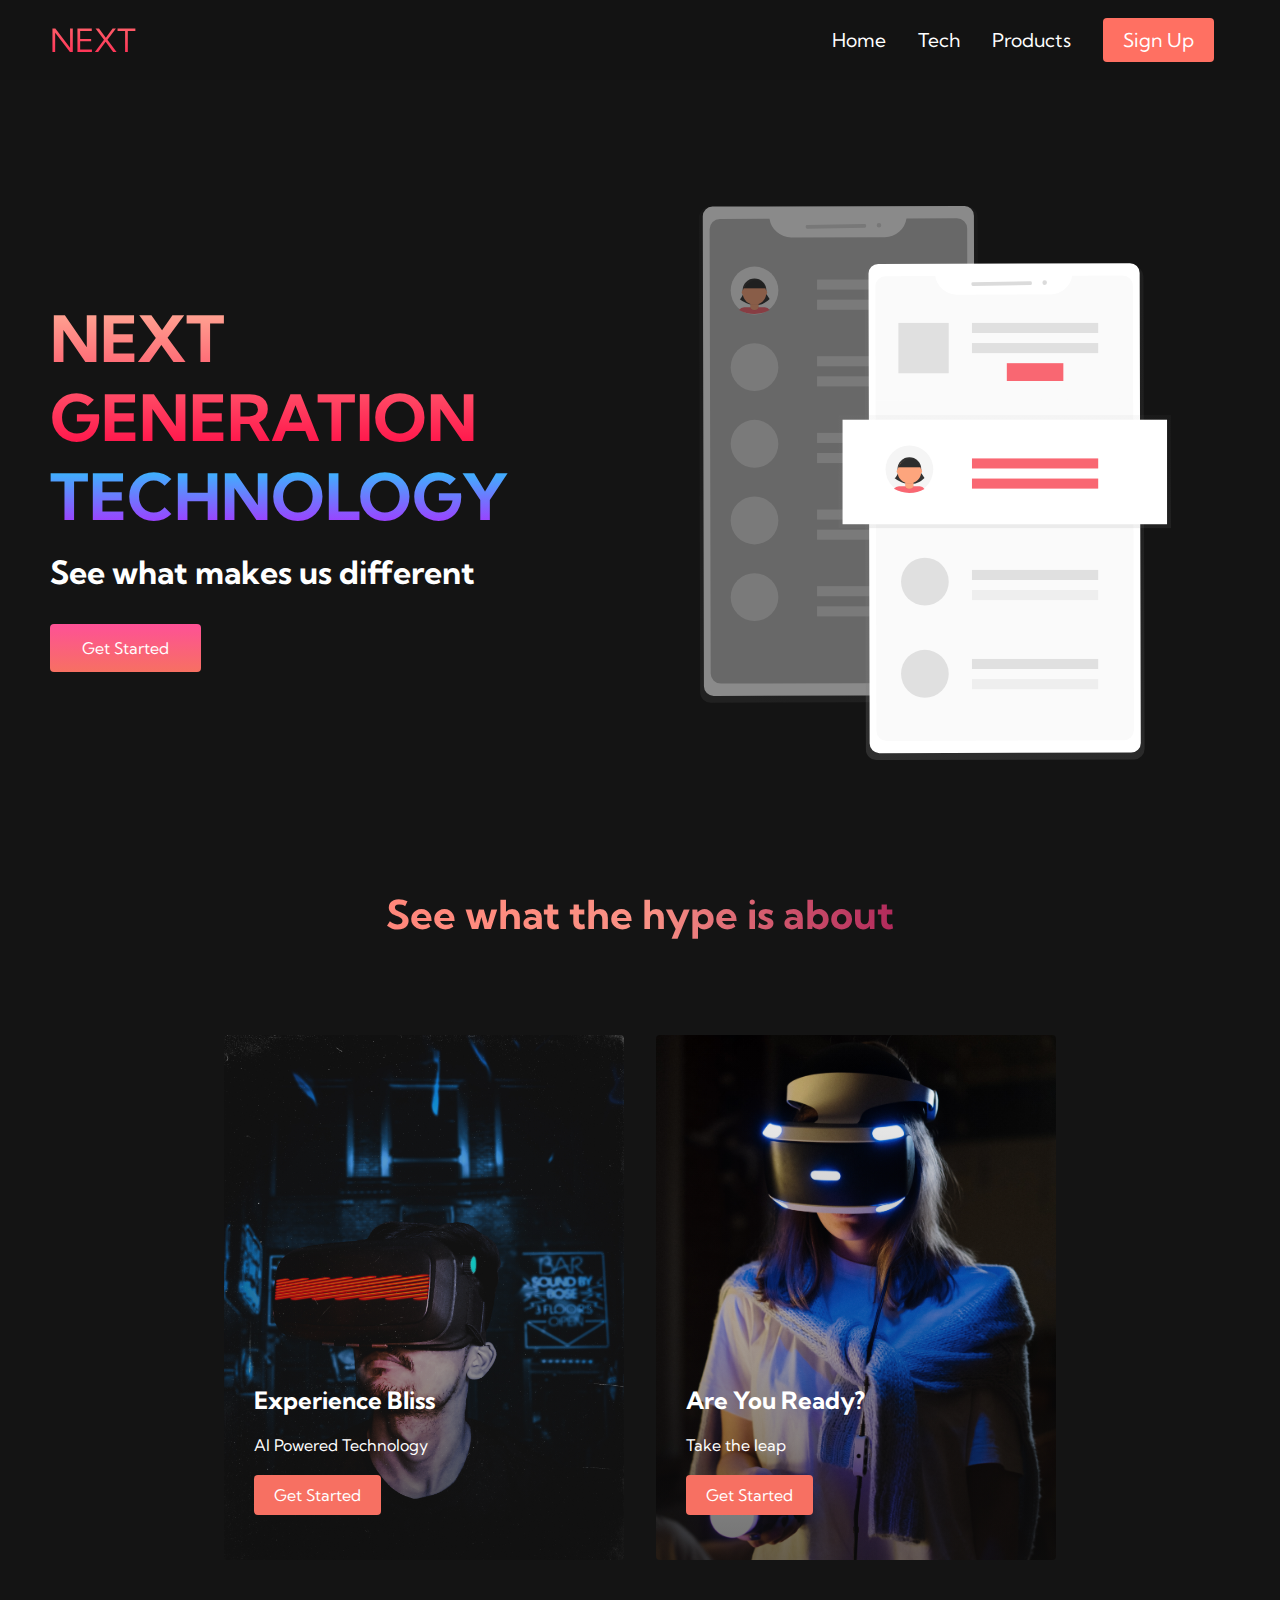
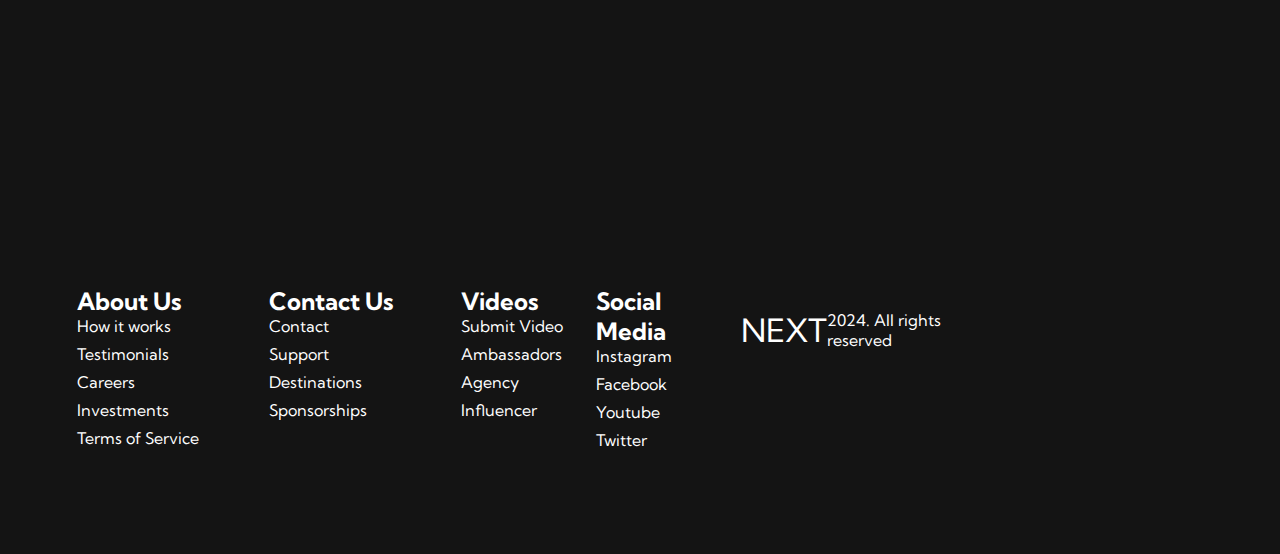
<file: index.html>
<!DOCTYPE html>
<html lang="en">
<head>
    <meta charset="UTF-8">
    <meta name="viewport" content="width=device-width, initial-scale=1.0">
    <link rel="stylesheet" href="style.css">
    <link rel="preconnect" href="https://fonts.googleapis.com">
<link rel="preconnect" href="https://fonts.gstatic.com" crossorigin>
<link href="https://fonts.googleapis.com/css2?family=Kumbh+Sans:wght@300&display=swap" rel="stylesheet">
<link
      rel="stylesheet"
      href="https://use.fontawesome.com/releases/v5.14.0/css/all.css"
      integrity="sha384-HzLeBuhoNPvSl5KYnjx0BT+WB0QEEqLprO+NBkkk5gbc67FTaL7XIGa2w1L0Xbgc"
      crossorigin="anonymous"
    />
    <title>NEXT GENERATION</title>
</head>
<body>
    <!-- Nav Section --> 
    <nav class="navbar">   
        <div class="navbar__container">
            <a href="/" id="navbar__logo">NEXT</a>
            <div class="navbar__toggle" id="mobile-menu">
                <span class="bar"></span>
                <span class="bar"></span>
                <span class="bar"></span>
            </div>
            <ul class="navbar__menu">
                <li class="navbar__item">
                    <a href="/" class="navbar__links">Home</a>
                </li>
                <li class="navbar__item">
                    <a href="/tech.html" class="navbar__links">Tech</a>
                </li>
                <li class="navbar__item">
                    <a href="/" class="navbar__links">Products</a>
                </li>
                <li class="navbar__btn">
                    <a href="/" class="button">Sign Up
                    </a>
                </li>
            </ul>
        </div>
    </nav> 
    <script src="app.js"></script>
    <!-- Hero Section -->
    <div class="main">
        <div class="main__container">
            <div class="main__content">
                <h1>NEXT GENERATION</h1>
                <h2>TECHNOLOGY</h2>
                <p>See what makes us different</p>
                <button class="main__btn"><a href="/">Get Started</a></button>
            </div>
            <div class="main__img--container">
                <img src="images/pic1.svg" alt="pic" id="main__img">
            </div>
        </div>
    </div>
    <!-- Services Section -->
    <div class="services">
        <h1>See what the hype is about</h1>
        <div class="services__container">
            <div class="services__card">
                <h2>Experience Bliss</h2>
                <p>AI Powered Technology</p>
                <button>Get Started</button>
            </div>
            <div class="services__card">
                <h2>Are You Ready?</h2>
                <p> Take the leap </p>
                <button>Get Started</button>

            </div>
        </div>
    </div>
    <!-- Footer Section -->
    <div class="footer__container">
        <div class="footer__links">
            <div class="footer__link--wrapper">
                <div class="footer__link--items">
                  <h2>About Us</h2>
                  <a href="/sign__up">How it works</a> <a href="/">Testimonials</a>
                  <a href="/">Careers</a> <a href="/">Investments</a>
                  <a href="/">Terms of Service</a>
                </div>
                <div class="footer__link--items">
                  <h2>Contact Us</h2>
                  <a href="/">Contact</a> <a href="/">Support</a>
                  <a href="/">Destinations</a> <a href="/">Sponsorships</a>
                </div>
              </div>
              <div class="footer__link--wrapper">
                <div class="footer__link--items">
                  <h2>Videos</h2>
                  <a href="/">Submit Video</a> <a href="/">Ambassadors</a>
                  <a href="/">Agency</a> <a href="/">Influencer</a>
                </div>
                <div class="footer__link--items">
                  <h2>Social Media</h2>
                  <a href="/">Instagram</a> <a href="/">Facebook</a>
                  <a href="/">Youtube</a> <a href="/">Twitter</a>
                </div>
            <div class="social__media">
                <div class="social__media--wrap">
                    <div class="footer__logo">
                        <a href="" id="footer__logo">NEXT</a>
                    </div>
                    <p class="websites__rights">  2024. All rights reserved</p>
                    <div class="social__icons">
                        <a href="/" class="social__icons--link" target="_blank">
                            <i class="fab fa-facebook"> </i>
                        </a>
                        <a href="/" class="social__icons--link" target="_blank">
                            <i class="fab fa-instagram"> </i>
                        </a>
                        <a href="/" class="social__icons--link" target="_blank">
                            <i class="fab fa-twitter"> </i>
                        </a>
                        <a href="/" class="social__icons--link" target="_blank">
                            <i class="fab fa-linkedin"> </i>
                        </a>
                        <a href="/" class="social__icons--link" target="_blank">
                            <i class="fab fa-youtube"> </i>
                        </a>
                    </div>
                </div>
            </div>
        </div>
    </div>
</body>
</html>
</file>
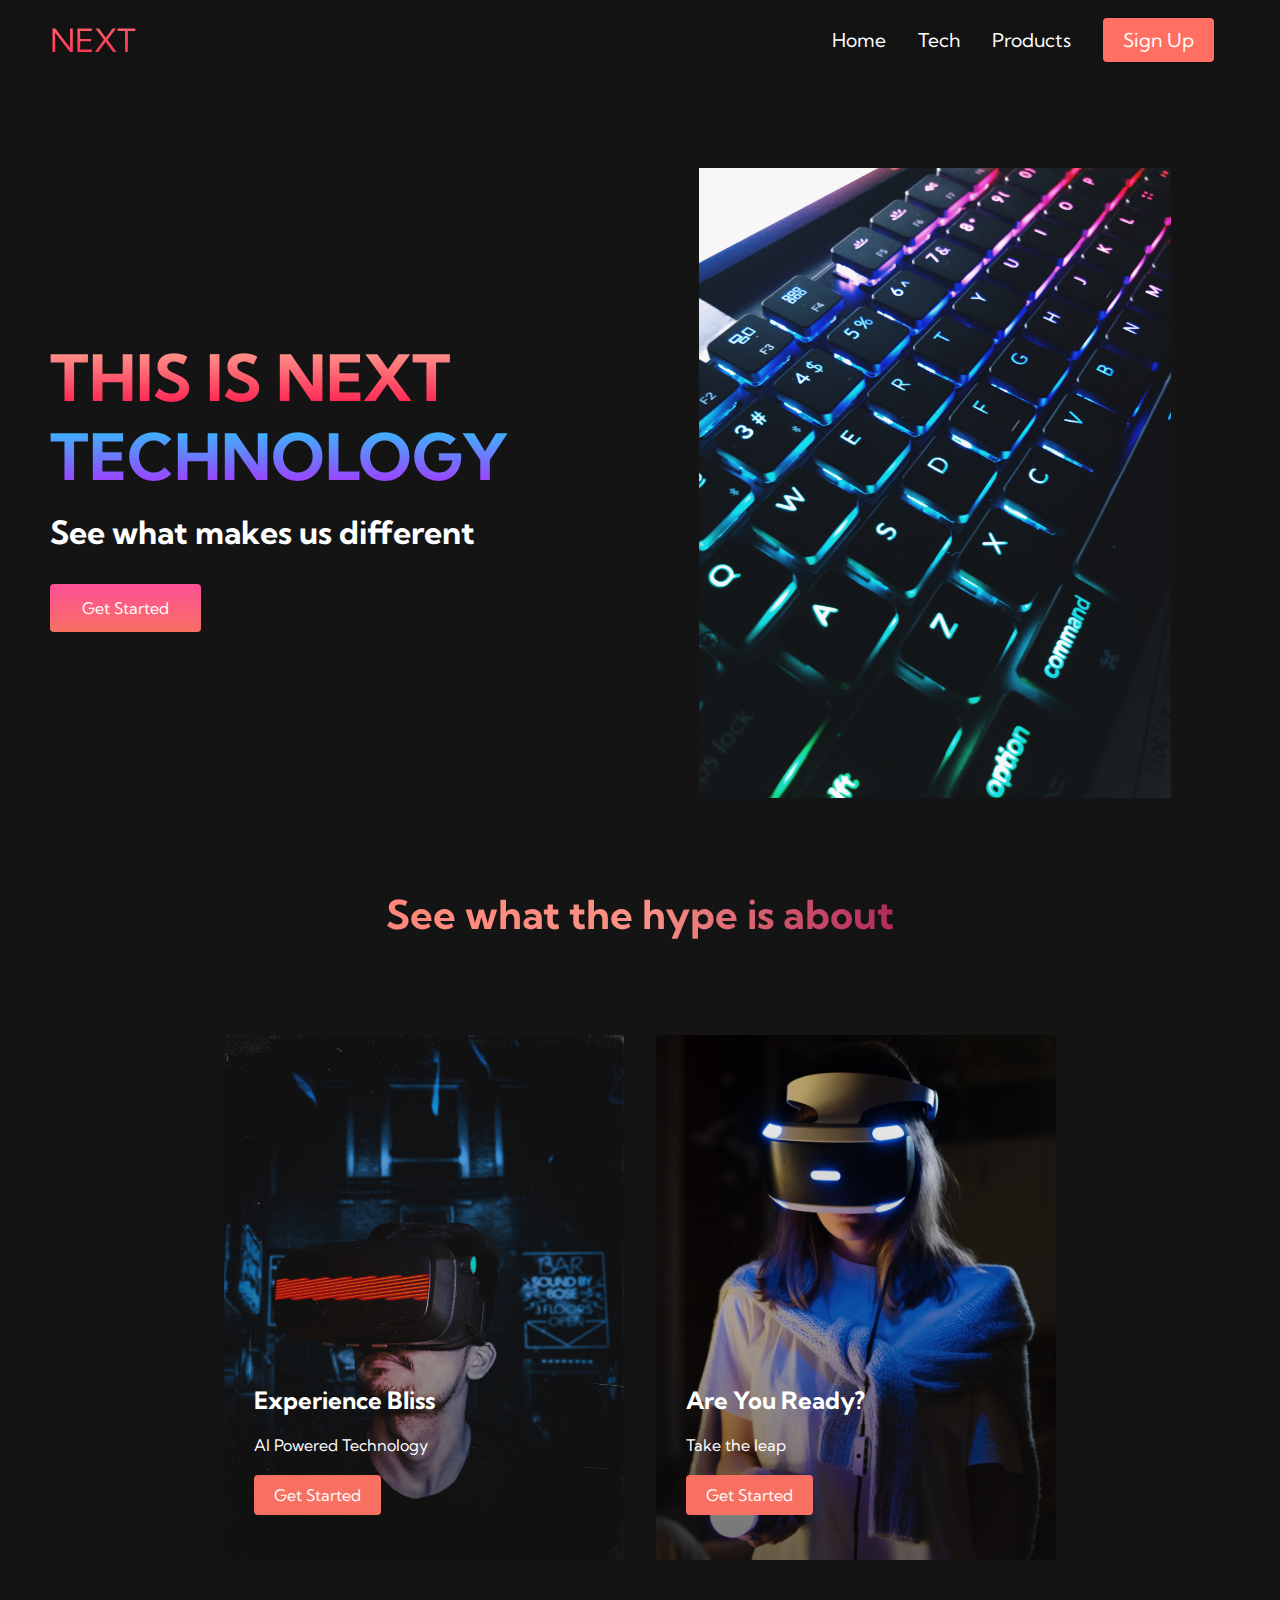
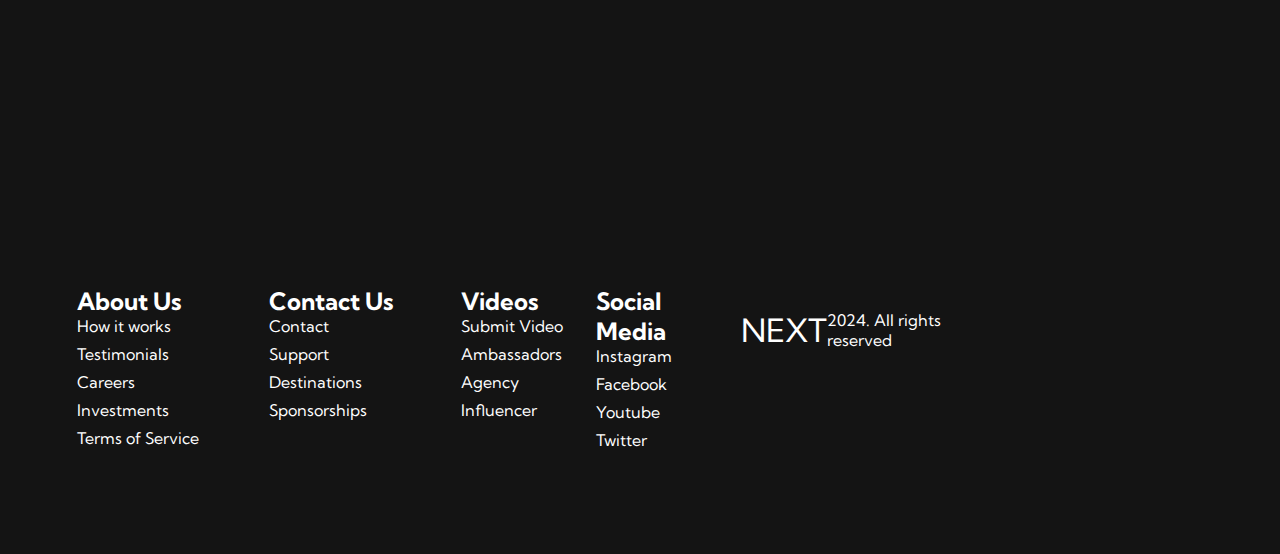
<file: tech.html>
<!DOCTYPE html>
<html lang="en">
<head>
    <meta charset="UTF-8">
    <meta name="viewport" content="width=device-width, initial-scale=1.0">
    <link rel="stylesheet" href="style.css">
    <link rel="preconnect" href="https://fonts.googleapis.com">
<link rel="preconnect" href="https://fonts.gstatic.com" crossorigin>
<link href="https://fonts.googleapis.com/css2?family=Kumbh+Sans:wght@300&display=swap" rel="stylesheet">
<link
      rel="stylesheet"
      href="https://use.fontawesome.com/releases/v5.14.0/css/all.css"
      integrity="sha384-HzLeBuhoNPvSl5KYnjx0BT+WB0QEEqLprO+NBkkk5gbc67FTaL7XIGa2w1L0Xbgc"
      crossorigin="anonymous"
    />
    <title>NEXT GENERATION</title>
</head>
<body>
    <!-- Nav Section --> 
    <nav class="navbar">   
        <div class="navbar__container">
            <a href="/" id="navbar__logo">NEXT</a>
            <div class="navbar__toggle" id="mobile-menu">
                <span class="bar"></span>
                <span class="bar"></span>
                <span class="bar"></span>
            </div>
            <ul class="navbar__menu">
                <li class="navbar__item">
                    <a href="/" class="navbar__links">Home</a>
                </li>
                <li class="navbar__item">
                    <a href="/tech.html" class="navbar__links">Tech</a>
                </li>
                <li class="navbar__item">
                    <a href="/" class="navbar__links">Products</a>
                </li>
                <li class="navbar__btn">
                    <a href="/" class="button">Sign Up
                    </a>
                </li>
            </ul>
        </div>
    </nav> 
    <script src="app.js"></script>
    <!-- Hero Section -->
    <div class="main">
        <div class="main__container">
            <div class="main__content">
                <h1>THIS IS NEXT</h1>
                <h2>TECHNOLOGY</h2>
                <p>See what makes us different</p>
                <button class="main__btn"><a href="/">Get Started</a></button>
            </div>
            <div class="main__img--container">
                <img src="images/pic2.jpg" alt="pic" id="main__img">
            </div>
        </div>
    </div>
    <!-- Services Section -->
    <div class="services">
        <h1>See what the hype is about</h1>
        <div class="services__container">
            <div class="services__card">
                <h2>Experience Bliss</h2>
                <p>AI Powered Technology</p>
                <button>Get Started</button>
            </div>
            <div class="services__card">
                <h2>Are You Ready?</h2>
                <p> Take the leap </p>
                <button>Get Started</button>

            </div>
        </div>
    </div>
    <!-- Footer Section -->
    <div class="footer__container">
        <div class="footer__links">
            <div class="footer__link--wrapper">
                <div class="footer__link--items">
                  <h2>About Us</h2>
                  <a href="/sign__up">How it works</a> <a href="/">Testimonials</a>
                  <a href="/">Careers</a> <a href="/">Investments</a>
                  <a href="/">Terms of Service</a>
                </div>
                <div class="footer__link--items">
                  <h2>Contact Us</h2>
                  <a href="/">Contact</a> <a href="/">Support</a>
                  <a href="/">Destinations</a> <a href="/">Sponsorships</a>
                </div>
              </div>
              <div class="footer__link--wrapper">
                <div class="footer__link--items">
                  <h2>Videos</h2>
                  <a href="/">Submit Video</a> <a href="/">Ambassadors</a>
                  <a href="/">Agency</a> <a href="/">Influencer</a>
                </div>
                <div class="footer__link--items">
                  <h2>Social Media</h2>
                  <a href="/">Instagram</a> <a href="/">Facebook</a>
                  <a href="/">Youtube</a> <a href="/">Twitter</a>
                </div>
            <div class="social__media">
                <div class="social__media--wrap">
                    <div class="footer__logo">
                        <a href="" id="footer__logo">NEXT</a>
                    </div>
                    <p class="websites__rights"> 2024. All rights reserved</p>
                    <div class="social__icons">
                        <a href="/" class="social__icons--link" target="_blank">
                            <i class="fab fa-facebook"> </i>
                        </a>
                        <a href="/" class="social__icons--link" target="_blank">
                            <i class="fab fa-instagram"> </i>
                        </a>
                        <a href="/" class="social__icons--link" target="_blank">
                            <i class="fab fa-twitter"> </i>
                        </a>
                        <a href="/" class="social__icons--link" target="_blank">
                            <i class="fab fa-linkedin"> </i>
                        </a>
                        <a href="/" class="social__icons--link" target="_blank">
                            <i class="fab fa-youtube"> </i>
                        </a>
                    </div>
                </div>
            </div>
        </div>
    </div>
</body>
</html>
</file>
<file: style.css>
* {
    box-sizing: border-box;
    margin: 0;
    padding: 0;
    font-family: 'Kumbh Sans', sans serif;
}

.navbar {
    background: #131313;
    height: 80px;
    display: flex;
    justify-content: center;
    align-items: center;
    font-size: 1.2rem;
    position: sticky;
    top: 0;
    z-index: 999;
}

.navbar__container{
    display: flex;
    justify-content:  space-between;
    height: 80px;
    z-index: 1;
    width: 100%;
    max-width: 1300px;
    margin: 0 auto;
    padding: 0 50px;
}

#navbar__logo{
    background-color: #ff8177;
    background-image: linear-gradient(to top, #ff0844 0%, #ffb1 100%);
    background-size: 100%;
    -webkit-background-clip: text;
    -moz-background-clip: text;
    -webkit-text-fill-color: transparent;
    -moz-text-fill-color: transparent;
    display: flex;
    align-items: center;
    cursor: pointer;
    text-decoration: none;
    font-size: 2rem;
}

.navbar__menu{
    display: flex;
    align-items: center;
    list-style: none;
    text-align: center;

}

.navbar__item{
    height: 80px;
}

.navbar__links{
    color: #fff;
    display: flex;
    align-items: center;
    justify-content: center;
    text-decoration: none;
    padding: 0 1rem;
    height: 100%;
}

.navbar__btn{
    display: flex;
    justify-content: center;
    align-items: center;
    padding: 0 1rem;
    width: 100%;
}

.button {
    display: flex;
    justify-content: center;
    align-items: center;
    text-decoration: none;
    padding: 10px 20px;
    height: 100%;
    width: 100%;
    border: none;
    outline: none;
    border-radius: 4px;
    background: #ff7062;
    color: #fff;
}

.button:hover{
    background: bisque;
    transition: all 0.3s ease;
}

.navbar__links:hover{
    background: gray;
    transition: all 0.3s ease;
}

@media screen and (max-width: 960px) {
    .navbar__container{
        display: flex;
        justify-content: space-between;
        height: 80px;
        z-index: 1;
        width: 100%;
        max-width: 1300px;
        padding: 0;
    }


    .navbar__menu {
        display: grid;
        grid-template-columns: auto;
        margin: auto;
        width: 100%;
        position: absolute;
        top: -1000px;
        opacity: 0;
        transition: all 0.5s ease;
        height: 50vh;
        z-index: -1;
        background: #131313;
    }

    .navbar__menu.active{
        background: #131313;
        top: 100%;
        opacity: 1;
        transition: all 0.5s ease;
        z-index: 99;
        height: 50vh;
        font-size: 1.6rem;
    }

    #navbar__logo{
        padding-left: 25px;
    }

    .navbar__toggle .bar {
        width: 25px;
        height: 3px;
        margin: 5px auto;
        transition: all 0.3s ease-in-out;
        background: #fff;
    }
    
    .navbar__item {
        width: 100%;
    }

    .navbar__links{
        text-align: center;
        padding: 2rem;
        width: 100%;
        display: table;
    }

    #mobile-menu{
        position: absolute;
        top: 20%;
        right: 5%;
        transform: translate(5%,20%);
    }

    .navbar__btn {
        padding-bottom: 2rem;
    }

    .button{
        display: flex;
        align-items: center;
        justify-content: center;
        width: 80%;
        height: 80px;
        margin: 0;
    }

    .navbar__toggle .bar {
        display: block;
        cursor: pointer;
    }

    #mobile-menu.is-active .bar:nth-child(2){
        opacity: 0;
    }

    #mobile-menu.is-active .bar:nth-child(1){
        transform: translateY(-8px) rotate(-45deg);
    }
}


/* Hero Sectio CSS */

.main{
    background-color: #141414;
}

.main__container {
    display: grid;
    grid-template-columns: 1fr 1fr;
    align-items: center;
    justify-self: center;
    margin: 0;
    height: 90vh;
    background-color: #141414;
    z-index: 1;
    width: 100%;
    max-width: 1300px;
    padding: 0 50px;
}

.main__content h1 {
    font-size: 4rem;
    background-color: #ff8177;
    background-image: linear-gradient(to top, #ff0844 0%, #ffb199 100%);
    background-size: 100%;
    -webkit-background-clip: text;
    -moz-background-clip: text;
    -webkit-text-fill-color: transparent;
    -moz-text-fill-color: transparent;

}

.main__content h2 {
    font-size: 4rem;
    background-color: #ff8177;
    background-image: linear-gradient(to top, #b721ff 0%, #21d4fd 100%);
    background-size: 100%;
    -webkit-background-clip: text;
    -moz-background-clip: text;
    -webkit-text-fill-color: transparent;
    -moz-text-fill-color: transparent;

}

.main__content p {
    margin-top: 1rem;
    font-size: 2rem;
    font-weight: 700;
    color: #fff;

}
.main__btn {
    font-size: 1rem;
    background-image: linear-gradient(to top, #f77062 0%, #fe5196 100%);
    padding: 14px 32px;
    border: none;
    border-radius: 4px;
    color: #fff;
    margin-top: 2rem;
    cursor: pointer;
    position: relative;
    transition: all 0.35s;
    outline: none;

}

.main__btn a {
    position: relative;
    z-index: 2;
    color: #fff;
    text-decoration: none;

}

.main__btn:after{
    position: absolute;
    content: '';
    top: 0;
    left: 0;
    width: 0;
    height: 100%;
    background: #4837ff;
    transition: all 0.35s;
    border-radius: 7px;
}

.main__btn:hover{
    color: #fff;
    width: ;
}

.main__btn:hover:after{
    width: 100%;

}

.main__img--container{
    text-align: center;

}

#main__img{
    width: 80%;
    height: 80%;
}

/* Mobile Responsive */

@media screen and (max-width: 768px){
    .main__container{
        display:grid;
        grid-template-columns: auto;
        align-items: center;
        justify-self: center;
        width: 100%;
        margin: 0 auto;
        height: 90vh;
    }

    .main__content {
        text-align: center;
        margin-bottom: 4rem;

    }

    .main__content h1 {
        font-size: 2.5rem;
        margin-top: 2rem;
    }

    .main__content h2{
        font-size: 3rem;
    }

    .main__content p {
        margin: 1rem;
        font-size: 1.5rem;

    }
}

@media screen and (max-width: 480px){
    
    .main__content h1 {
        font-size: 2rem;
        margin-top: 3rem;
    }

    .main__content h2{
        font-size: 2rem;
    }

    .main__content p {
        margin: 2rem;
        font-size: 1.5rem;

    }

    .main__btn {
        padding: 12px 36px;
        margin: 2.5rem 0;
    }
}

/* Services Section CSS */
.services{
    background: #141414;
    display: flex;
    flex-direction: column;
    align-items: center;
    height: 100vh;
}

.services h1 {
    background-color:#ff1877 ;
    background-image: linear-gradient(to right,
     #ff1877 0%,
     #ff867a 0%,
     #ff8c7f 21%,
     #f99185 52%,
     #cf556c 78%,
     #b12a5b 100% );
     background-size: 100%;
     margin-bottom: 5rem;
     font-size: 2.5rem;
     -webkit-background-clip: text;
     -moz-background-clip: text;
     -webkit-text-fill-color: transparent;
     -moz-text-fill-color: transparent; 
}

.services__container {
    display: flex;
    justify-content: center;
    flex-wrap: wrap;
}

.services__card {
    margin: 1rem;
    height: 525px;
    width: 400px;
    border-radius: 4px;
    background-image: linear-gradient(to bottom, rgba(0,0,0,0) 0%, rgba(17, 17, 17, 0.6) 100%), url(/images/pic3.jpg);
    background-size: cover;
    position: relative;
    color: #fff;

}

.services__card:nth-child(2){
    background-image: linear-gradient(to bottom, rgba(0,0,0,0) 0%, rgba(17, 17, 17, 0.6) 100%), url('/images/pic4.jpg');
}

.services h2 {
    position: absolute;
    top: 350px;
    left: 30px;
}

.services__card p {
    position: absolute;
    top: 400px;
    left: 30px;
}

.services__card button {
    color: #fff;
    padding: 10px 20px;
    border: none;
    outline: none;
    border-radius: 4px;
    background: #f77062;
    position: absolute;
    top: 440px;
    left: 30px;
    font-size: 1rem;
    cursor: pointer;
}

.services__card:hover{
    transform: scale(1.075);
    transition: 0.2s ease-in;
    cursor: pointer;
}

@media screen and (max-width: 960px){
    .services{
        height: 1600px;
    }

    .services h1{
        font-size: 2rem;
        margin-top: 12rem;
    }
}

@media screen and (max-width: 480px){
    .services{
        height: 1400px;
    }

    .services h1{
        font-size: 1.2rem;
    }

    .services__card {
        width: 300px;
    }
}

/* Footer Css */
.footer__container{
    background-color: #141414;
    padding: 5rem 0;
    display: flex;
    flex-direction: column;
    justify-content: center;
    align-items: center;
}

#footer__logo{
    color: #fff;
    display: flex;
    align-items: center;
    text-decoration: none;
    font-size: 2rem;
    cursor: pointer;
}

.footer__links{
    width: 100%;
    max-width: 1000px;
    display: flex;
    justify-content: center;
}

.footer__link--wrapper{
    display: flex;
}

.footer__link--items{
    display: flex;
    flex-direction: column;
    align-items:flex-start;
    margin: 16px;
    text-align: left;
    box-sizing: border-box;
    width: 160px;
}

.footer__link--items h2 {
    border-bottom: 16px;
}

.footer__link--items > h2 {
    color: #fff;
}

.footer__link--items a {
    color: #fff;
    margin-bottom: 0.5rem;
    text-decoration: none;
}

.footer__link--items a:hover {
    color: #e9e9e9;
    transition: 0.3s ease-out;
}

/* Social Icons */
.social__icon--link{
    color: #fff;
    font-size: 24px;
}

.social__media{
    max-width: 1000px;
    width: 100%;
}

.social__media--wrap{
    display: flex;
    justify-content: space-between;
    align-items: center;
    width: 90%;
    max-width: 1000px;
    margin: 40px auto 0 auto;
}

.social__icons{
    display: flex;
    justify-content: space-between;
    align-items: center;
    width: 240px;
    color: #fff;
}

.social__logo{
    color: #fff;
    justify-self: start;
    margin-left: 20px;
    cursor: pointer;
    text-decoration: none;
    font-size: 2rem;
    display: flex;
    align-items: center;
    margin-bottom: 16px;
}

.websites__rights{
    color: #fff;
}

@media screen and (max-width: 820px){
    .footer__links{
        padding-top: 2rem;
    }

    #footer__logo{
        margin-bottom: 2rem ;
    }

    .websites__rights{
        margin-bottom: 2rem;
    }

    .footer__link--wrapper{
        flex-direction: column;
    }

    .social__media--wrap{
        flex-direction: column;
    }
}

@media screen and (max-width: 480px){
    .footer__link--items{
        margin: 0;
        padding: 10px;
        width: 100%;
    }
}
</file>
